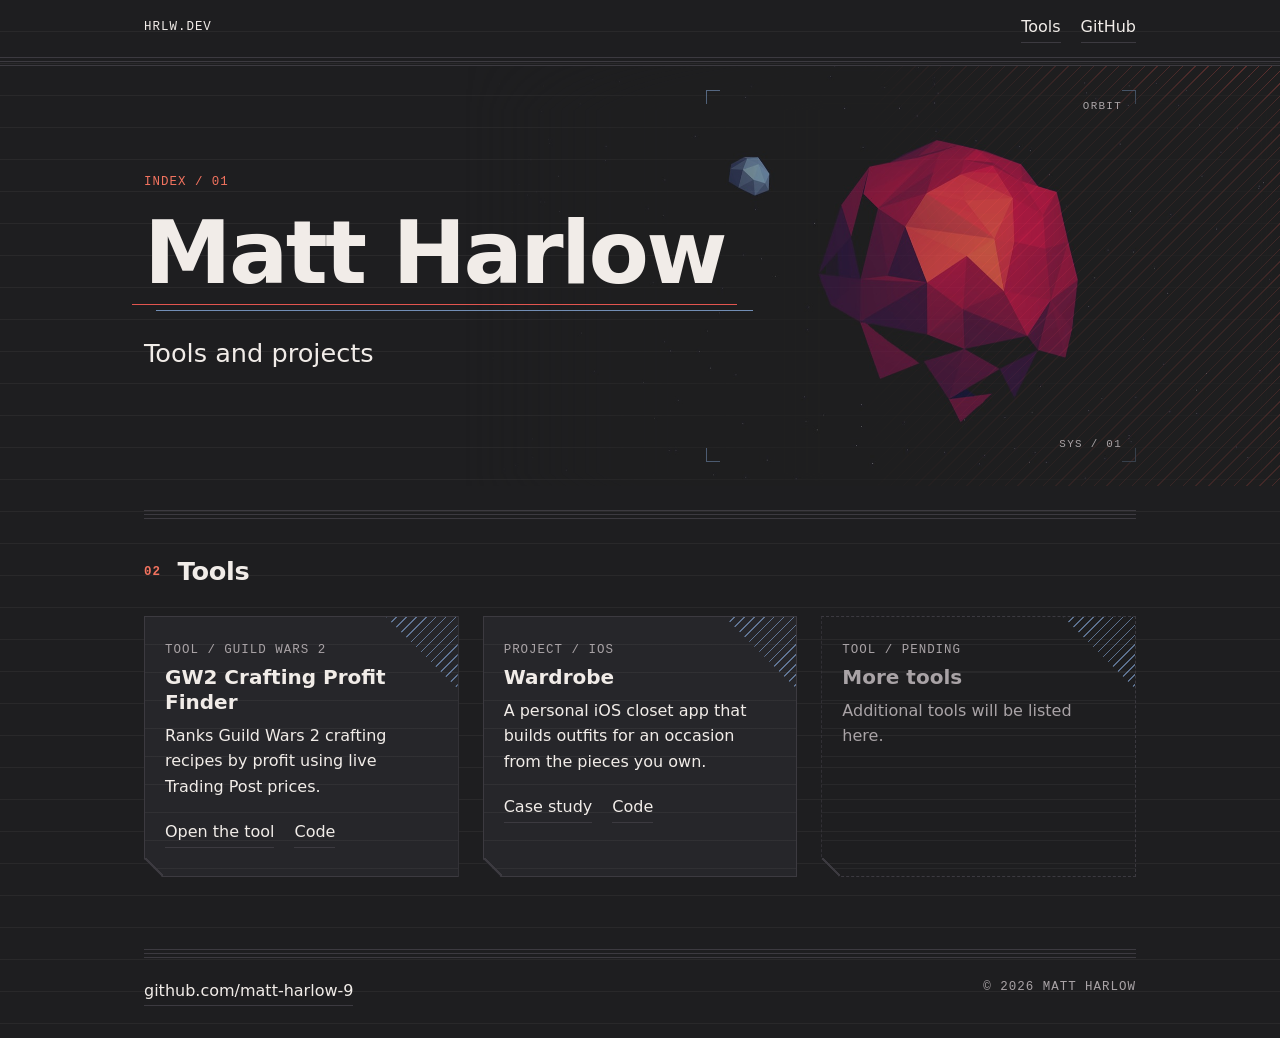
<file: index.html>
<!doctype html>
<html lang="en">
<head>
<meta charset="utf-8">
<meta name="viewport" content="width=device-width, initial-scale=1">
<title>Matt Harlow · Tools and projects</title>
<meta name="description" content="Matt Harlow: tools and projects.">
<meta name="color-scheme" content="dark">
<meta name="theme-color" content="#1E1E20">
<link rel="icon" href="data:image/svg+xml,%3Csvg xmlns='http://www.w3.org/2000/svg' viewBox='0 0 32 32'%3E%3Crect width='32' height='32' rx='6' fill='%231E1E20'/%3E%3Cpath d='M9 7v18M14 7v18M19 7v18M24 7v18' stroke='%23F2735F' stroke-width='2' stroke-linecap='round'/%3E%3C/svg%3E">
<link rel="stylesheet" href="style.css">
</head>
<body>
<a class="skip" href="#tools">Skip to tools</a>

<header class="top">
  <div class="wrap bar">
    <span class="mono">hrlw.dev</span>
    <nav aria-label="Primary">
      <a class="trace" href="#tools">Tools</a>
      <a class="trace" href="https://github.com/matt-harlow-9">GitHub</a>
    </nav>
  </div>
  <div class="rules" aria-hidden="true"></div>
</header>

<main>
  <section class="hero" aria-labelledby="name">
    <div class="wrap hero-in">
      <p class="mono eyebrow">Index / 01</p>
      <h1 id="name"><span class="strokes">Matt Harlow</span></h1>
      <p class="tagline">Tools and projects</p>
    </div>
    <div class="art" aria-hidden="true">
      <span class="tick t1"></span><span class="tick t2"></span><span class="tick t3"></span><span class="tick t4"></span>
      <img class="art-img" src="assets/space.jpg" alt="" width="1800" height="1012" loading="eager" decoding="async">
      <span class="lbl l-tl">Orbit</span><span class="lbl l-br">Sys / 01</span>
    </div>
    <div class="hatch" aria-hidden="true"></div>
  </section>

  <section id="tools" class="wrap section" aria-labelledby="tools-h">
    <div class="rules" aria-hidden="true"></div>
    <div class="head">
      <h2 id="tools-h"><span class="mono num">02</span> Tools</h2>
    </div>

    <ul class="grid">
      <!--
        ADD A TOOL: copy this whole <li class="card"> ... </li> block,
        paste it below the last real card (above the "More coming" placeholder),
        then edit the title, description and the two links.
        Delete the "Code" link if there is no public source.
      -->
      <li class="card">
        <span class="corner" aria-hidden="true"></span>
        <p class="mono muted">Tool / Guild Wars 2</p>
        <h3>GW2 Crafting Profit Finder</h3>
        <p>Ranks Guild Wars 2 crafting recipes by profit using live Trading Post prices.</p>
        <p class="links">
          <a class="trace" href="https://gw2.hrlw.dev">Open the tool</a>
          <a class="trace" href="https://github.com/matt-harlow-9/gw2-crafting">Code</a>
        </p>
      </li>
      <!-- END OF TOOL CARD BLOCK -->

      <li class="card">
        <span class="corner" aria-hidden="true"></span>
        <p class="mono muted">Project / iOS</p>
        <h3>Wardrobe</h3>
        <p>A personal iOS closet app that builds outfits for an occasion from the pieces you own.</p>
        <p class="links">
          <a class="trace" href="wardrobe/">Case study</a>
          <a class="trace" href="https://github.com/matt-harlow-9/wardrobe">Code</a>
        </p>
      </li>

      <li class="card ghost">
        <span class="corner" aria-hidden="true"></span>
        <p class="mono muted">Tool / pending</p>
        <h3>More tools</h3>
        <p>Additional tools will be listed here.</p>
      </li>
    </ul>
  </section>
</main>

<footer>
  <div class="wrap">
    <div class="rules" aria-hidden="true"></div>
    <div class="foot">
      <a class="trace" href="https://github.com/matt-harlow-9">github.com/matt-harlow-9</a>
      <p class="mono muted">&copy; 2026 Matt Harlow</p>
    </div>
  </div>
</footer>
</body>
</html>
</file>
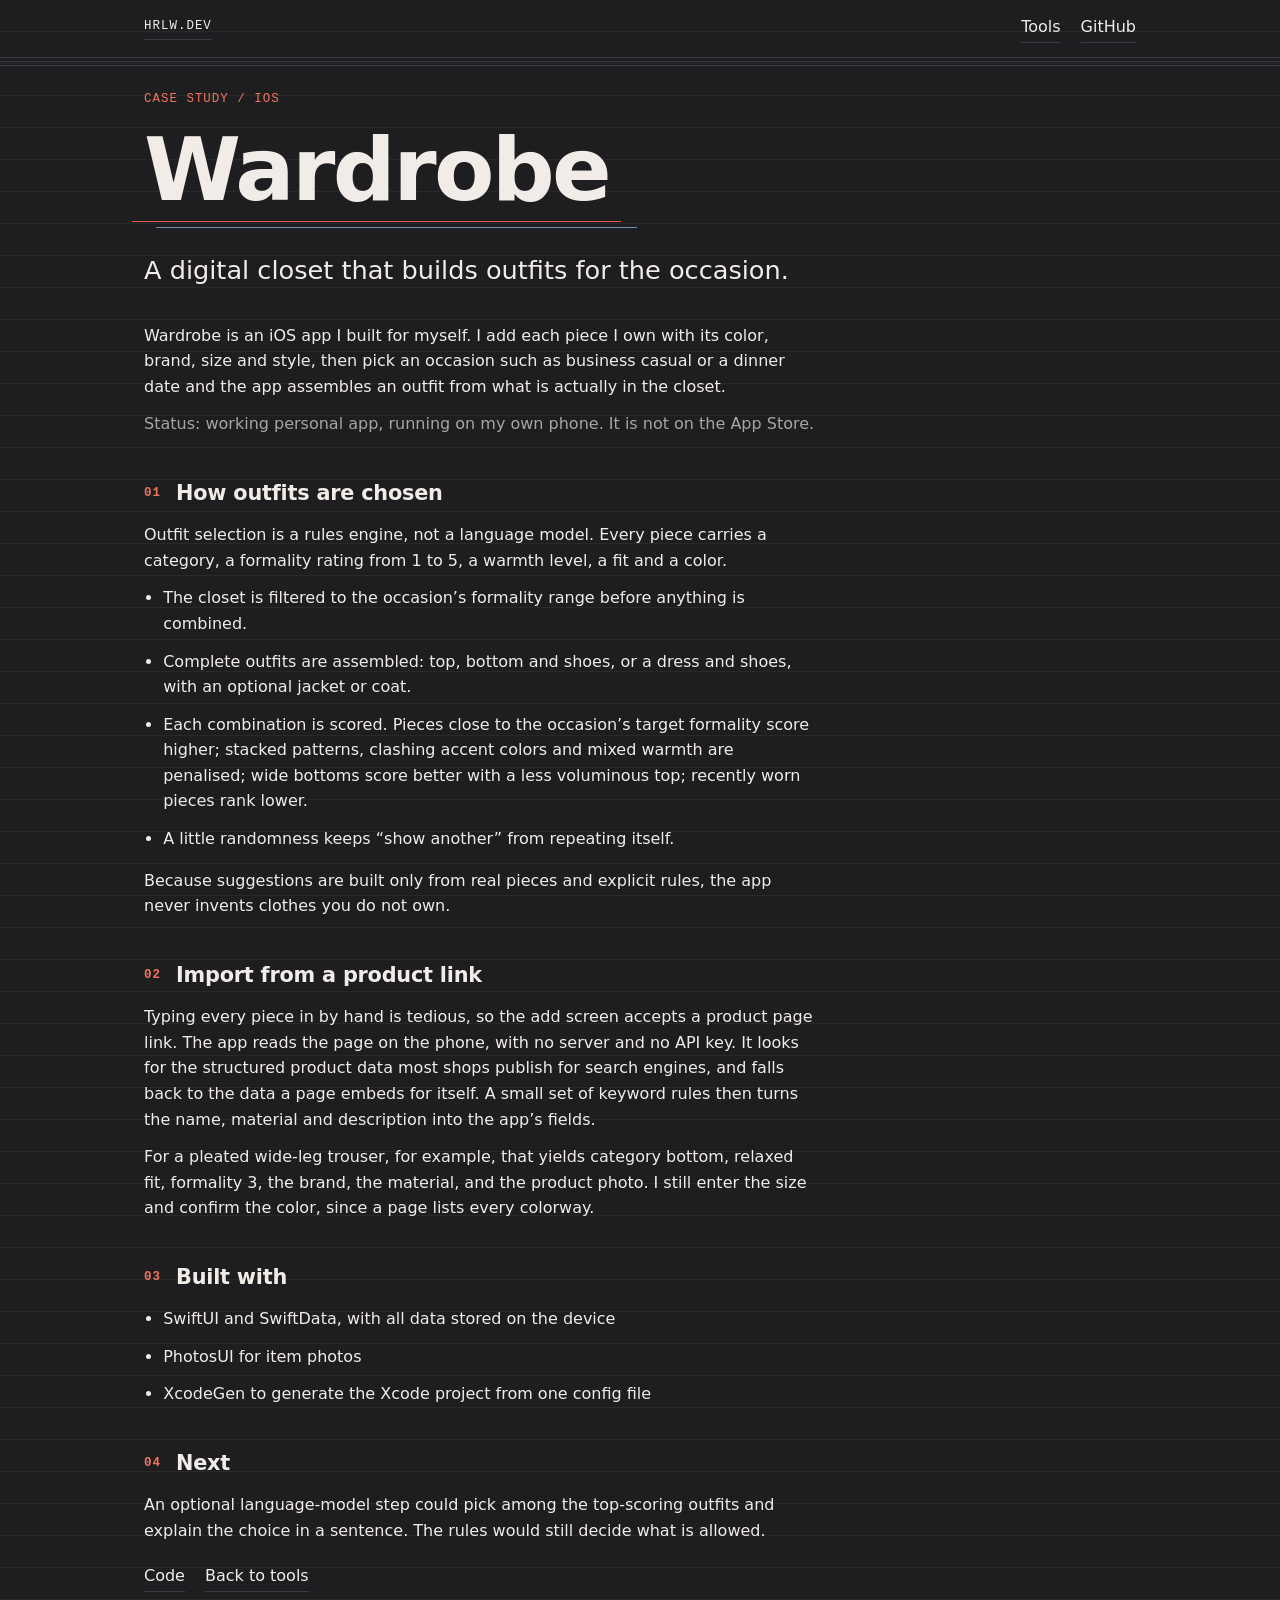
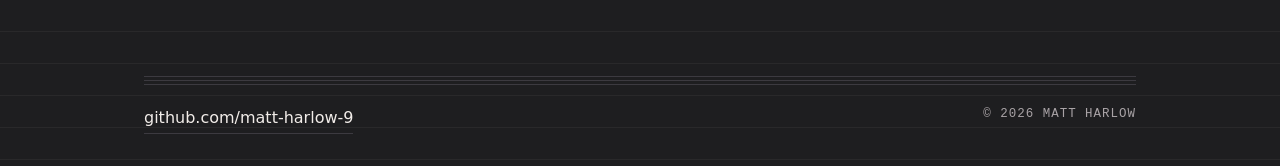
<file: wardrobe/index.html>
<!doctype html>
<html lang="en">
<head>
<meta charset="utf-8">
<meta name="viewport" content="width=device-width, initial-scale=1">
<title>Wardrobe · Matt Harlow</title>
<meta name="description" content="Wardrobe: a personal iOS app that keeps a digital closet and builds outfits for an occasion.">
<meta name="color-scheme" content="dark">
<meta name="theme-color" content="#1E1E20">
<link rel="icon" href="data:image/svg+xml,%3Csvg xmlns='http://www.w3.org/2000/svg' viewBox='0 0 32 32'%3E%3Crect width='32' height='32' rx='6' fill='%231E1E20'/%3E%3Cpath d='M9 7v18M14 7v18M19 7v18M24 7v18' stroke='%23F2735F' stroke-width='2' stroke-linecap='round'/%3E%3C/svg%3E">
<link rel="stylesheet" href="../style.css">
</head>
<body>
<a class="skip" href="#main">Skip to content</a>

<header class="top">
  <div class="wrap bar">
    <a class="mono trace" href="../">hrlw.dev</a>
    <nav aria-label="Primary">
      <a class="trace" href="../#tools">Tools</a>
      <a class="trace" href="https://github.com/matt-harlow-9">GitHub</a>
    </nav>
  </div>
  <div class="rules" aria-hidden="true"></div>
</header>

<main id="main">
  <section class="wrap section" aria-labelledby="title">
    <p class="mono eyebrow">Case study / iOS</p>
    <h1 id="title" class="page-title"><span class="strokes">Wardrobe</span></h1>
    <p class="tagline">A digital closet that builds outfits for the occasion.</p>

    <div class="prose">
      <p>Wardrobe is an iOS app I built for myself. I add each piece I own with its color, brand, size and style, then pick an occasion such as business casual or a dinner date and the app assembles an outfit from what is actually in the closet.</p>
      <p class="muted">Status: working personal app, running on my own phone. It is not on the App Store.</p>

      <h2 class="sub"><span class="mono num">01</span> How outfits are chosen</h2>
      <p>Outfit selection is a rules engine, not a language model. Every piece carries a category, a formality rating from 1 to 5, a warmth level, a fit and a color.</p>
      <ul>
        <li>The closet is filtered to the occasion&rsquo;s formality range before anything is combined.</li>
        <li>Complete outfits are assembled: top, bottom and shoes, or a dress and shoes, with an optional jacket or coat.</li>
        <li>Each combination is scored. Pieces close to the occasion&rsquo;s target formality score higher; stacked patterns, clashing accent colors and mixed warmth are penalised; wide bottoms score better with a less voluminous top; recently worn pieces rank lower.</li>
        <li>A little randomness keeps &ldquo;show another&rdquo; from repeating itself.</li>
      </ul>
      <p>Because suggestions are built only from real pieces and explicit rules, the app never invents clothes you do not own.</p>

      <h2 class="sub"><span class="mono num">02</span> Import from a product link</h2>
      <p>Typing every piece in by hand is tedious, so the add screen accepts a product page link. The app reads the page on the phone, with no server and no API key. It looks for the structured product data most shops publish for search engines, and falls back to the data a page embeds for itself. A small set of keyword rules then turns the name, material and description into the app&rsquo;s fields.</p>
      <p>For a pleated wide-leg trouser, for example, that yields category bottom, relaxed fit, formality 3, the brand, the material, and the product photo. I still enter the size and confirm the color, since a page lists every colorway.</p>

      <h2 class="sub"><span class="mono num">03</span> Built with</h2>
      <ul>
        <li>SwiftUI and SwiftData, with all data stored on the device</li>
        <li>PhotosUI for item photos</li>
        <li>XcodeGen to generate the Xcode project from one config file</li>
      </ul>

      <h2 class="sub"><span class="mono num">04</span> Next</h2>
      <p>An optional language-model step could pick among the top-scoring outfits and explain the choice in a sentence. The rules would still decide what is allowed.</p>

      <p class="links">
        <a class="trace" href="https://github.com/matt-harlow-9/wardrobe">Code</a>
        <a class="trace" href="../#tools">Back to tools</a>
      </p>
    </div>
  </section>
</main>

<footer>
  <div class="wrap">
    <div class="rules" aria-hidden="true"></div>
    <div class="foot">
      <a class="trace" href="https://github.com/matt-harlow-9">github.com/matt-harlow-9</a>
      <p class="mono muted">&copy; 2026 Matt Harlow</p>
    </div>
  </div>
</footer>
</body>
</html>
</file>
<file: style.css>
/* Palette: charcoal with a coral-to-crimson lead accent and one ice-blue second accent. Lines are the motif. */
:root {
  color-scheme: dark;
  --bg: #1E1E20;
  --surface: #26262A;
  --ink: #F1ECE8;
  --muted: #A9A3A6;
  --line: #3C3A40;
  --faint: rgba(241, 236, 232, .05);
  --accent: #F2735F;      /* coral */
  --accent-line: #E2554F;
  --accent2: #8FB4E8;     /* ice blue, used for the second stroke and corner hatching */
  --focus: #F2735F;
  --mono: ui-monospace, SFMono-Regular, Menlo, Consolas, monospace;
}

* { box-sizing: border-box; }
html { scroll-behavior: smooth; }
body {
  margin: 0; background-color: var(--bg); color: var(--ink);
  font: 16px/1.6 system-ui, -apple-system, "Segoe UI", Roboto, sans-serif;
  /* very low contrast line grid */
  background-image: repeating-linear-gradient(to bottom, transparent 0 31px, var(--faint) 31px 32px);
  min-height: 100vh; display: flex; flex-direction: column;
}
main { flex: 1; }
.wrap { max-width: 64rem; margin: 0 auto; padding: 0 16px; }
.mono { font-family: var(--mono); font-size: .78rem; letter-spacing: .08em; text-transform: uppercase; }
.muted { color: var(--muted); }
a { color: var(--ink); }
:focus-visible { outline: 2px solid var(--focus); outline-offset: 3px; border-radius: 2px; }

.skip { position: absolute; left: 16px; top: -4rem; background: var(--ink); color: var(--bg); padding: .5rem .75rem; z-index: 5; }
.skip:focus { top: 8px; }

/* stack of thin horizontal rules */
.rules { height: 9px; background: repeating-linear-gradient(to bottom, var(--line) 0 1px, transparent 1px 4px); }

.bar { display: flex; justify-content: space-between; align-items: center; padding-top: 14px; padding-bottom: 14px; }
.bar nav { display: flex; gap: 20px; }

/* link with a tracing underline */
a.trace { text-decoration: none; background: linear-gradient(var(--accent-line), var(--accent-line)) 0 100% / 0 2px no-repeat; padding-bottom: 2px;
  border-bottom: 1px solid var(--line); transition: background-size .35s ease; }
a.trace:hover, a.trace:focus-visible { background-size: 100% 2px; }

/* hero */
.hero { position: relative; overflow: hidden; isolation: isolate; }
.hero-in { position: relative; z-index: 1; padding-top: 72px; padding-bottom: 72px; }
.eyebrow { color: var(--accent); margin: 0 0 16px; }
h1 { font-size: clamp(2.6rem, 11vw, 5.5rem); line-height: 1; margin: 0; font-weight: 700; letter-spacing: -.03em; }
.strokes { display: inline-block; position: relative; }
/* offset parallel strokes behind the name */
.strokes::before, .strokes::after { content: ""; position: absolute; left: -12px; right: -12px; height: 1px; background: var(--accent-line); z-index: -1; transform-origin: left; animation: draw .9s ease both; }
.strokes::before { bottom: -8px; }
.strokes::after { bottom: -14px; left: 12px; right: -28px; animation-delay: .15s; background: var(--accent2); opacity: .75; }
@keyframes draw { from { transform: scaleX(0); } to { transform: scaleX(1); } }
.tagline { font-size: clamp(1.2rem, 4vw, 1.6rem); margin: 36px 0 4px; color: var(--ink); }
.aside { margin: 0; color: var(--muted); }
/* diagonal hatching band on the right */
.hatch { z-index: -1; position: absolute; top: 0; bottom: 0; right: 0; width: min(38%, 26rem);
  background: repeating-linear-gradient(135deg, var(--accent-line) 0 1px, transparent 1px 9px); opacity: .5;
  -webkit-mask-image: linear-gradient(to left, #000, transparent); mask-image: linear-gradient(to left, #000, transparent); }

/* hero art: the wallpaper (assets/space.jpg), subdued and masked so it melts into the page. */
.hero { --w: clamp(760px, 74vw, 1040px); --r: max(16px, calc((100% - 64rem) / 2 + 16px)); }
.art { position: absolute; z-index: 0; inset: 0; pointer-events: none; }
.art-img { position: absolute; width: var(--w); height: auto; max-width: none; opacity: .72;
  left: calc(74% - var(--w) * .51); top: calc(50% - var(--w) * .2643);
  -webkit-mask-image: linear-gradient(to right, transparent 0, #000 38%, #000 84%, transparent 100%), linear-gradient(to bottom, transparent 0, #000 16%, #000 84%, transparent 100%);
  -webkit-mask-composite: source-in; mask-composite: intersect;
  mask-image: linear-gradient(to right, transparent 0, #000 38%, #000 84%, transparent 100%), linear-gradient(to bottom, transparent 0, #000 16%, #000 84%, transparent 100%); }
/* HUD corner brackets */
.tick { position: absolute; width: 14px; height: 14px; border: 0 solid var(--accent2); opacity: .8; --bw: min(34%, 26rem); }
.t1 { top: 24px; right: calc(var(--r) + var(--bw)); border-width: 1px 0 0 1px; }
.t2 { top: 24px; right: var(--r); border-width: 1px 1px 0 0; }
.t3 { bottom: 24px; right: var(--r); border-width: 0 1px 1px 0; }
.t4 { bottom: 24px; right: calc(var(--r) + var(--bw)); border-width: 0 0 1px 1px; }
.lbl { position: absolute; font-family: var(--mono); font-size: .68rem; letter-spacing: .12em; text-transform: uppercase; color: #A9A3A6; }
.l-tl { top: 32px; right: calc(var(--r) + 14px); }
.l-br { bottom: 32px; right: calc(var(--r) + 14px); }

/* sections */
.section { padding-top: 24px; padding-bottom: 72px; }
.head { display: flex; flex-wrap: wrap; align-items: baseline; justify-content: space-between; gap: 4px 16px; margin: 32px 0 24px; }
h2 { font-size: 1.6rem; margin: 0; letter-spacing: -.01em; }
.num { color: var(--accent); margin-right: 8px; vertical-align: middle; }
.head p { margin: 0; }

.grid { list-style: none; margin: 0; padding: 0; display: grid; grid-template-columns: repeat(auto-fit, minmax(min(100%, 19rem), 1fr)); gap: 24px; }
.card { position: relative; background-color: var(--surface); border: 1px solid var(--line); padding: 24px 20px 20px; overflow: hidden;
  --cut: 18px; --edge: var(--line);
  clip-path: polygon(0 0, 100% 0, 100% 100%, var(--cut) 100%, 0 calc(100% - var(--cut)));
  /* ruled-paper rhythm */
  background-image: repeating-linear-gradient(to bottom, transparent 0 27px, var(--faint) 27px 28px);
  transition: transform .25s ease, border-color .25s ease; }
.card > * { position: relative; }
.card h3 { margin: 4px 0 8px; font-size: 1.25rem; line-height: 1.25; }
.card p { margin: 0 0 8px; }
.card p.mono { margin-bottom: 4px; }
.links { display: flex; gap: 20px; margin-top: 20px !important; }
.corner { position: absolute !important; top: 0; right: 0; width: 72px; height: 72px;
  background: repeating-linear-gradient(135deg, var(--accent2) 0 1px, transparent 1px 7px);
  clip-path: polygon(100% 0, 0 0, 100% 100%); opacity: .55; transition: transform .4s ease, opacity .3s; }
/* the 1px border follows the chamfered corner */
.card::after { content: ""; position: absolute; left: 0; bottom: 0; width: var(--cut); height: var(--cut); pointer-events: none;
  background: linear-gradient(45deg, transparent calc(50% - .75px), var(--edge) calc(50% - .75px) calc(50% + .75px), transparent calc(50% + .75px)); }
.card:hover, .card:focus-within { transform: translateY(-4px); border-color: var(--accent-line); --edge: var(--accent-line); }
.card:hover .corner, .card:focus-within .corner { transform: translate(-5px, 5px); opacity: .9; }
.ghost { border-style: dashed; background-color: transparent; }
.ghost h3, .ghost p:not(.mono) { color: var(--muted); }

/* case-study pages */
.page-title { margin-top: 0; }
.prose { max-width: 42rem; margin-top: 32px; }
.prose p, .prose li { margin: 0 0 12px; }
.prose ul { padding-left: 1.2rem; margin: 0 0 16px; }
.sub { font-size: 1.3rem; margin: 40px 0 12px; }

footer { padding-bottom: 32px; }
.foot { display: flex; flex-wrap: wrap; justify-content: space-between; gap: 8px 16px; padding-top: 20px; }
.foot p { margin: 0; }

@media (min-width: 901px) { .hero-in { min-height: 420px; display: flex; flex-direction: column; justify-content: center; } }
@media (max-width: 900px) {
  .hero { --w: clamp(560px, 150vw, 900px); }
  .hero-in { padding-bottom: 300px; }
  .art-img { left: calc(50% - var(--w) * .51); top: calc(100% - 160px - var(--w) * .2643); }
  .tick, .lbl { display: none; }
}
@media (max-width: 520px) {
  .hero-in { padding-top: 48px; padding-bottom: 300px; }
  .hatch { width: 30%; }
}
@media (prefers-reduced-motion: reduce) {
  html { scroll-behavior: auto; }
  *, *::before, *::after { animation: none !important; transition: none !important; }
}
</file>
